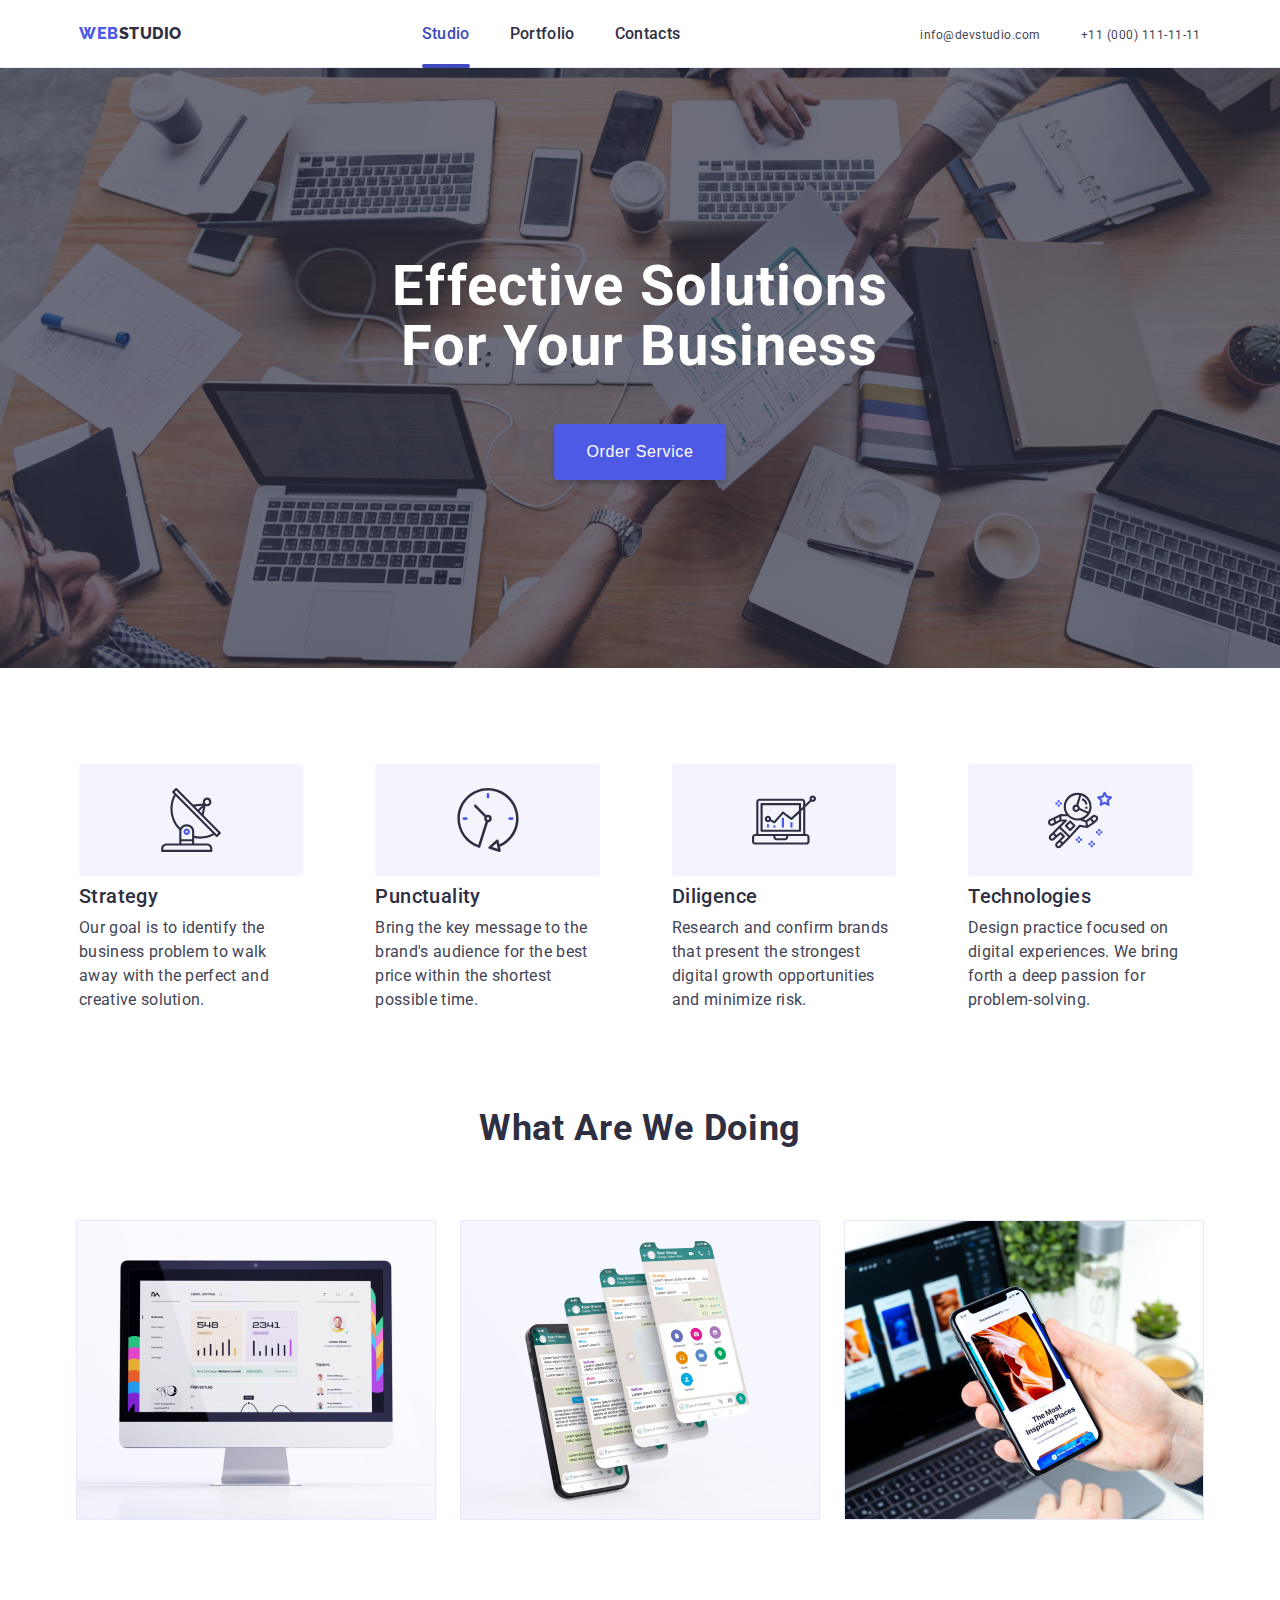
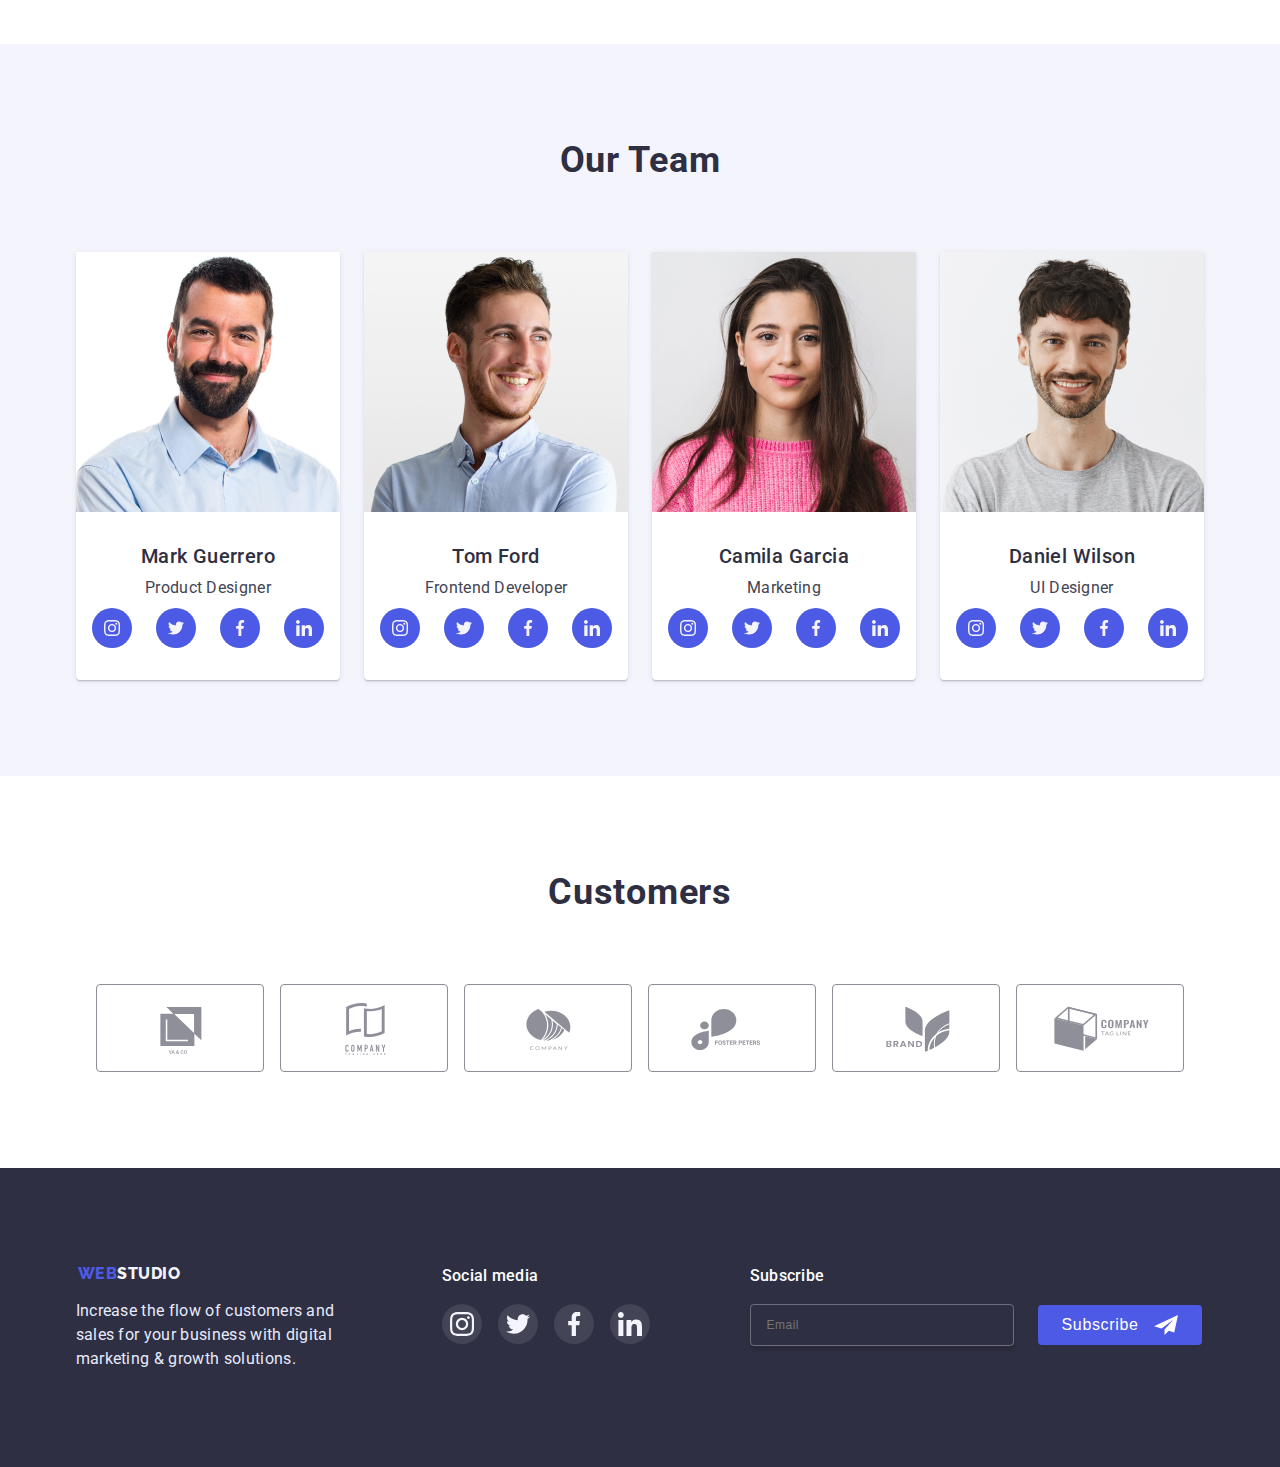
<file: index.html>
<!DOCTYPE html>
<html lang="en">

<head>
  <meta charset="UTF-8">
  <meta name="viewport" content="width=device-width, initial-scale=1.0">
  <title>Web studio</title>
  <link rel="stylesheet" href="./styles.css">

  <link rel="preconnect" href="https://fonts.googleapis.com">
  <link rel="preconnect" href="https://fonts.gstatic.com" crossorigin>
  <link href="https://fonts.googleapis.com/css2?family=Raleway:wght@800&family=Roboto:wght@400;500;700&display=swap"
    rel="stylesheet">
</head>

<body>

  <header class="header">
    <section class="container header-container">
      <a class="logo" href="./index.html">WEB<span>STUDIO</span></a>
      <div class="menu-icon-wrapper">
        <svg class="menu-icon">
          <use href="./img//icons.svg#menu"></use>
        </svg>
      </div>
      <nav class="nav-bar">
        <ul class="nav-list">
          <li><a class="nav-list-link nav-list-link-active" href="./index.html">Studio</a></li>
          <li><a class="nav-list-link" href="./portfolio.html">Portfolio</a></li>
          <li><a class="nav-list-link js-contact-link" href="#">Contacts</a></li>
        </ul>
      </nav>
      <ul class="contact-list">
        <li><a class="contact-list-link" href="mailto:info@devstudio.com">info@devstudio.com</a></li>
        <li><a class="contact-list-link" href="tel:110001111111">+11 (000) 111-11-11</a></li>
      </ul>
    </section>

    <section class="mobile-menu">
      <button class="close-mobile-menu-btn" type="button">
        <svg class="close-mobile-menu-btn-icon">
          <use href="./img/icons.svg#cross"></use>
        </svg>
      </button>

      <div class="content-wrapper">
        <ul class="mobile-list">
          <li><a class="mobile-list-link" href="./index.html">Studio</a></li>
          <li><a class="mobile-list-link" href="./portfolio.html">Portfolio</a></li>
          <li><a class="mobile-list-link js-moblile-contact-link" href="#">Contacts</a></li>
        </ul>

        <ul class="mobile-contact-list">
          <li><a class="mobile-contact-list-phone" href="tel:+110001111111">+11 (000) 111-11-11</a></li>
          <li><a class="mobile-contact-list-email" href="mailto:info@devstudio.com">info@devstudio.com</a></li>
        </ul>

        <ul class="mobile-social-list">
          <li>
            <a class="mobile-social-list-link" href="">
              <svg class="mobile-social-list-link-icon">
                <use href="./img/icons.svg#instagram"></use>
              </svg>
            </a>
          </li>
          <li>
            <a class="mobile-social-list-link" href="">
              <svg class="mobile-social-list-link-icon">
                <use href="./img/icons.svg#twitter"></use>
              </svg>
            </a>
          </li>
          <li>
            <a class="mobile-social-list-link" href="">
              <svg class="mobile-social-list-link-icon">
                <use href="./img/icons.svg#facebook"></use>
              </svg>
            </a>
          </li>
          <li>
            <a class="mobile-social-list-link" href="">
              <svg class="mobile-social-list-link-icon">
                <use href="./img/icons.svg#linkedin"></use>
              </svg>
            </a>
          </li>
        </ul>
      </div>
    </section>
  </header>

  <main>
    <section class="hero">
      <div class="container hero-container">
        <h1 class="hero-title">Effective Solutions <br> for Your Business</h1>
        <button class="order-button" type="button">Order Service</button>
      </div>
    </section>

    <section class="strategy">
      <div class="container startegy-container">
        <ul class="startegy-list">
          <li class="strategy-list-item">
            <div class="startegy-icon-wrapper">
              <svg class="strategy-list-icon">
                <use href="./img/icons.svg#antenna"></use>
              </svg>
            </div>
            <h4 class="strategy-list-title">Strategy</h4>
            <p class="strategy-list-desc">Our goal is to identify the business problem to walk away with the perfect and
              creative solution.</p>
          </li>
          <li class="strategy-list-item">
            <div class="startegy-icon-wrapper">
              <svg class="strategy-list-icon">
                <use href="./img/icons.svg#clock"></use>
              </svg>
            </div>
            <h4 class="strategy-list-title">Punctuality</h4>
            <p class="strategy-list-desc">Bring the key message to the brand's audience for the best price within the
              shortest possible time.</p>
          </li>
          <li class="strategy-list-item">
            <div class="startegy-icon-wrapper">
              <svg class="strategy-list-icon">
                <use href="./img/icons.svg#diagram"></use>
              </svg>
            </div>
            <h4 class="strategy-list-title">Diligence</h4>
            <p class="strategy-list-desc">Research and confirm brands that present the strongest digital growth
              opportunities and minimize risk.</p>
          </li>
          <li class="strategy-list-item">
            <div class="startegy-icon-wrapper">
              <svg class="strategy-list-icon">
                <use href="./img/icons.svg#astronaut"></use>
              </svg>
            </div>
            <h4 class="strategy-list-title">Technologies</h4>
            <p class="strategy-list-desc">Design practice focused on digital experiences. We bring forth a deep passion
              for problem-solving.</p>
          </li>
        </ul>
      </div>
    </section>

    <section class="doing">
      <div class="container">
        <h3 class="section-title">What are we doing</h3>
        <ul class="doing-list">
          <li><img src="./img/going-1.png" alt="Working photo"></li>
          <li><img src="./img/going-2.jpg" alt="Working photo"></li>
          <li><img src="./img/going-3.jpg" alt="Working photo"></li>
        </ul>
      </div>
    </section>

    <section class="section team">
      <div class="container">
        <h3 class="section-title">Our team</h3>
        <ul class="team-list">
          <li class="team-list-item">
            <img src="./img/profile-photo-1.jpg" alt="Profile photo">
            <div class="team-list-info-wrapper">
              <h3 class="team-list-name-title">Mark Guerrero</h3>
              <p class="team-list-profile-status">Product Designer</p>
              <ul class="team-list-sacial-list">
                <li class="team-list-social-list-item">
                  <a href="#">
                    <svg class="team-list-social-list-icon">
                      <use href="./img/icons.svg#instagram"></use>
                    </svg>
                  </a>
                </li>
                <li class="team-list-social-list-item">
                  <a href="#">
                    <svg class="team-list-social-list-icon">
                      <use href="./img/icons.svg#twitter"></use>
                    </svg>
                  </a>
                </li>
                <li class="team-list-social-list-item">
                  <a href="#">
                    <svg class="team-list-social-list-icon">
                      <use href="./img/icons.svg#facebook"></use>
                    </svg>
                  </a>
                </li>
                <li class="team-list-social-list-item">
                  <a href="#">
                    <svg class="team-list-social-list-icon">
                      <use href="./img/icons.svg#linkedin"></use>
                    </svg>
                  </a>
                </li>
              </ul>
            </div>
          </li>
          <li class="team-list-item">
            <img src="./img/profile-photo-2.jpg" alt="Profile photo">
            <div class="team-list-info-wrapper">
              <h3 class="team-list-name-title">Tom Ford</h3>
              <p class="team-list-profile-status">Frontend Developer</p>
              <ul class="team-list-sacial-list">
                <li class="team-list-social-list-item">
                  <a href="#">
                    <svg class="team-list-social-list-icon">
                      <use href="./img/icons.svg#instagram"></use>
                    </svg>
                  </a>
                </li>
                <li class="team-list-social-list-item">
                  <a href="#">
                    <svg class="team-list-social-list-icon">
                      <use href="./img/icons.svg#twitter"></use>
                    </svg>
                  </a>
                </li>
                <li class="team-list-social-list-item">
                  <a href="#">
                    <svg class="team-list-social-list-icon">
                      <use href="./img/icons.svg#facebook"></use>
                    </svg>
                  </a>
                </li>
                <li class="team-list-social-list-item">
                  <a href="#">
                    <svg class="team-list-social-list-icon">
                      <use href="./img/icons.svg#linkedin"></use>
                    </svg>
                  </a>
                </li>
              </ul>
          </li>
          <li class="team-list-item">
            <img src="./img/profile-photo-3.jpg" alt="Profile photo">
            <div class="team-list-info-wrapper">
              <h3 class="team-list-name-title">Camila Garcia</h3>
              <p class="team-list-profile-status">Marketing</p>
              <ul class="team-list-sacial-list">
                <li class="team-list-social-list-item">
                  <a href="#">
                    <svg class="team-list-social-list-icon">
                      <use href="./img/icons.svg#instagram"></use>
                    </svg>
                  </a>
                </li>
                <li class="team-list-social-list-item">
                  <a href="#">
                    <svg class="team-list-social-list-icon">
                      <use href="./img/icons.svg#twitter"></use>
                    </svg>
                  </a>
                </li>
                <li class="team-list-social-list-item">
                  <a href="#">
                    <svg class="team-list-social-list-icon">
                      <use href="./img/icons.svg#facebook"></use>
                    </svg>
                  </a>
                </li>
                <li class="team-list-social-list-item">
                  <a href="#">
                    <svg class="team-list-social-list-icon">
                      <use href="./img/icons.svg#linkedin"></use>
                    </svg>
                  </a>
                </li>
              </ul>
          </li>
          <li class="team-list-item">
            <img src="./img/profile-photo-4.jpg" alt="Profile photo">
            <div class="team-list-info-wrapper">
              <h3 class="team-list-name-title">Daniel Wilson</h3>
              <p class="team-list-profile-status">UI Designer</p>
              <ul class="team-list-sacial-list">
                <li class="team-list-social-list-item">
                  <a href="#">
                    <svg class="team-list-social-list-icon">
                      <use href="./img/icons.svg#instagram"></use>
                    </svg>
                  </a>
                </li>
                <li class="team-list-social-list-item">
                  <a href="#">
                    <svg class="team-list-social-list-icon">
                      <use href="./img/icons.svg#twitter"></use>
                    </svg>
                  </a>
                </li>
                <li class="team-list-social-list-item">
                  <a href="#">
                    <svg class="team-list-social-list-icon">
                      <use href="./img/icons.svg#facebook"></use>
                    </svg>
                  </a>
                </li>
                <li class="team-list-social-list-item">
                  <a href="#">
                    <svg class="team-list-social-list-icon">
                      <use href="./img/icons.svg#linkedin"></use>
                    </svg>
                  </a>
                </li>
              </ul>
          </li>
        </ul>
      </div>
    </section>

    <section class="section customers">
      <div class="container">
        <h3 class="section-title">Customers</h3>
        <ul class="customers-list">
          <li class="customers-list-item">
            <a href="">
              <svg class="customer-list-icon">
                <use href="./img/icons.svg#customers-1"></use>
              </svg>
            </a>
          </li>
          <li class="customers-list-item">
            <a href="">
              <svg class="customer-list-icon">
                <use href="./img/icons.svg#customers-2"></use>
              </svg>
            </a>
          </li>
          <li class="customers-list-item">
            <a href="">
              <svg class="customer-list-icon">
                <use href="./img/icons.svg#customers-3"></use>
              </svg>
            </a>
          </li>
          <li class="customers-list-item">
            <a href="">
              <svg class="customer-list-icon">
                <use href="./img/icons.svg#customers-4"></use>
              </svg>
            </a>
          </li>
          <li class="customers-list-item">
            <a href="">
              <svg class="customer-list-icon">
                <use href="./img/icons.svg#customers-5"></use>
              </svg>
            </a>
          </li>
          <li class="customers-list-item">
            <a href="">
              <svg class="customer-list-icon">
                <use href="./img/icons.svg#customers-6"></use>
              </svg>
            </a>
          </li>
        </ul>
      </div>
    </section>
  </main>

  <footer class="footer section">
    <div class="container">
      <ul class="footer-list">
        <li class="footer-list-item">
          <a class="logo footer-logo" href="./index.html">WEB<span>STUDIO</span></a>
          <p class="footer-list-desc">Increase the flow of customers and sales for your business with digital marketing
            & growth solutions.</p>
        </li>
        <li class="footer-list-item">
          <h4 class="footer-list-title">Social media</h4>
          <ul class="footer-list-social-list">
            <li class="footer-social-list-item">
              <a href="">
                <svg class="footer-socil-list-icon">
                  <use href="./img/icons.svg#instagram"></use>
                </svg>
              </a>
            </li>
            <li class="footer-social-list-item">
              <a href="">
                <svg class="footer-socil-list-icon">
                  <use href="./img/icons.svg#twitter"></use>
                </svg>
              </a>
            </li>
            <li class="footer-social-list-item">
              <a href="">
                <svg class="footer-socil-list-icon">
                  <use href="./img/icons.svg#facebook"></use>
                </svg>
              </a>
            </li>
            <li class="footer-social-list-item">
              <a href="">
                <svg class="footer-socil-list-icon">
                  <use href="./img/icons.svg#linkedin"></use>
                </svg>
              </a>
            </li>
          </ul>
        </li>
        <li class="footer-list-item footer-list-form-item">
          <h4 class="footer-list-title">Subscribe</h4>
          <form class="footer-form">
            <label>
              <input class="footer-form-input" type="email" placeholder="Email" required>
            </label>
            <button class="footer-form-button" type="submit">
              <span>Subscribe</span>
              <svg class="footer-form-icon">
                <use href="./img/icons.svg#send"></use>
              </svg>
            </button>
          </form>
        </li>
      </ul>
    </div>
  </footer>


  <div class="backdrop" data-name="backdrop">
    <div class="modal-window">
      <button class="close-modal-btn" type="button">
        <svg class="close-modal-btn-icon">
          <use href="./img//icons.svg#cross"></use>
        </svg>
      </button>

      <h4 class="modal-title">Leave your contacts and we will call you back</h4>
      <form class="modal-form">
        <label class="modal-form-label">
          <span class="modal-form-label-title">Name</span>
          <div class="modal-form-input-wrapper">
            <input class="modal-form-input" type="text" required />
            <svg class="modal-form-input-icon">
              <use href="./img/icons.svg#modal-person"></use>
            </svg>
          </div>
        </label>
        <label class="modal-form-label">
          <span class="modal-form-label-title">Phone</span>
          <div class="modal-form-input-wrapper">
            <input class="modal-form-input" type="tel" required />
            <svg class="modal-form-input-icon modal-form-input-icon-phone">
              <use href="./img/icons.svg#modal-phone"></use>
            </svg>
          </div>
        </label>
        <label class="modal-form-label">
          <span class="modal-form-label-title">Email</span>
          <div class="modal-form-input-wrapper">
            <input class="modal-form-input" type="email" required />
            <svg class="modal-form-input-icon modal-form-input-icon-email">
              <use href="./img/icons.svg#modal-email"></use>
            </svg>
          </div>
        </label>
        <label class="modal-form-label">
          <span class="modal-form-label-title">Comment</span>
          <textarea class="modal-form-input modal-form-input-textarea" placeholder="Text input"></textarea>
        </label>
        <label class="modal-form-checkbox-wrapper">
          <input type="checkbox" required>
          <p class="modal-form-checkbox-desc">I accept the terms and conditions of the <a
              class="modal-form-checkbox-link" href="#">Privacy Policy</a></p>
        </label>
        <button class="modal-form-btn" type="submit">Send</button>
      </form>
    </div>
  </div>

  <script src="./script.js"></script>
</body>

</html>
</file>
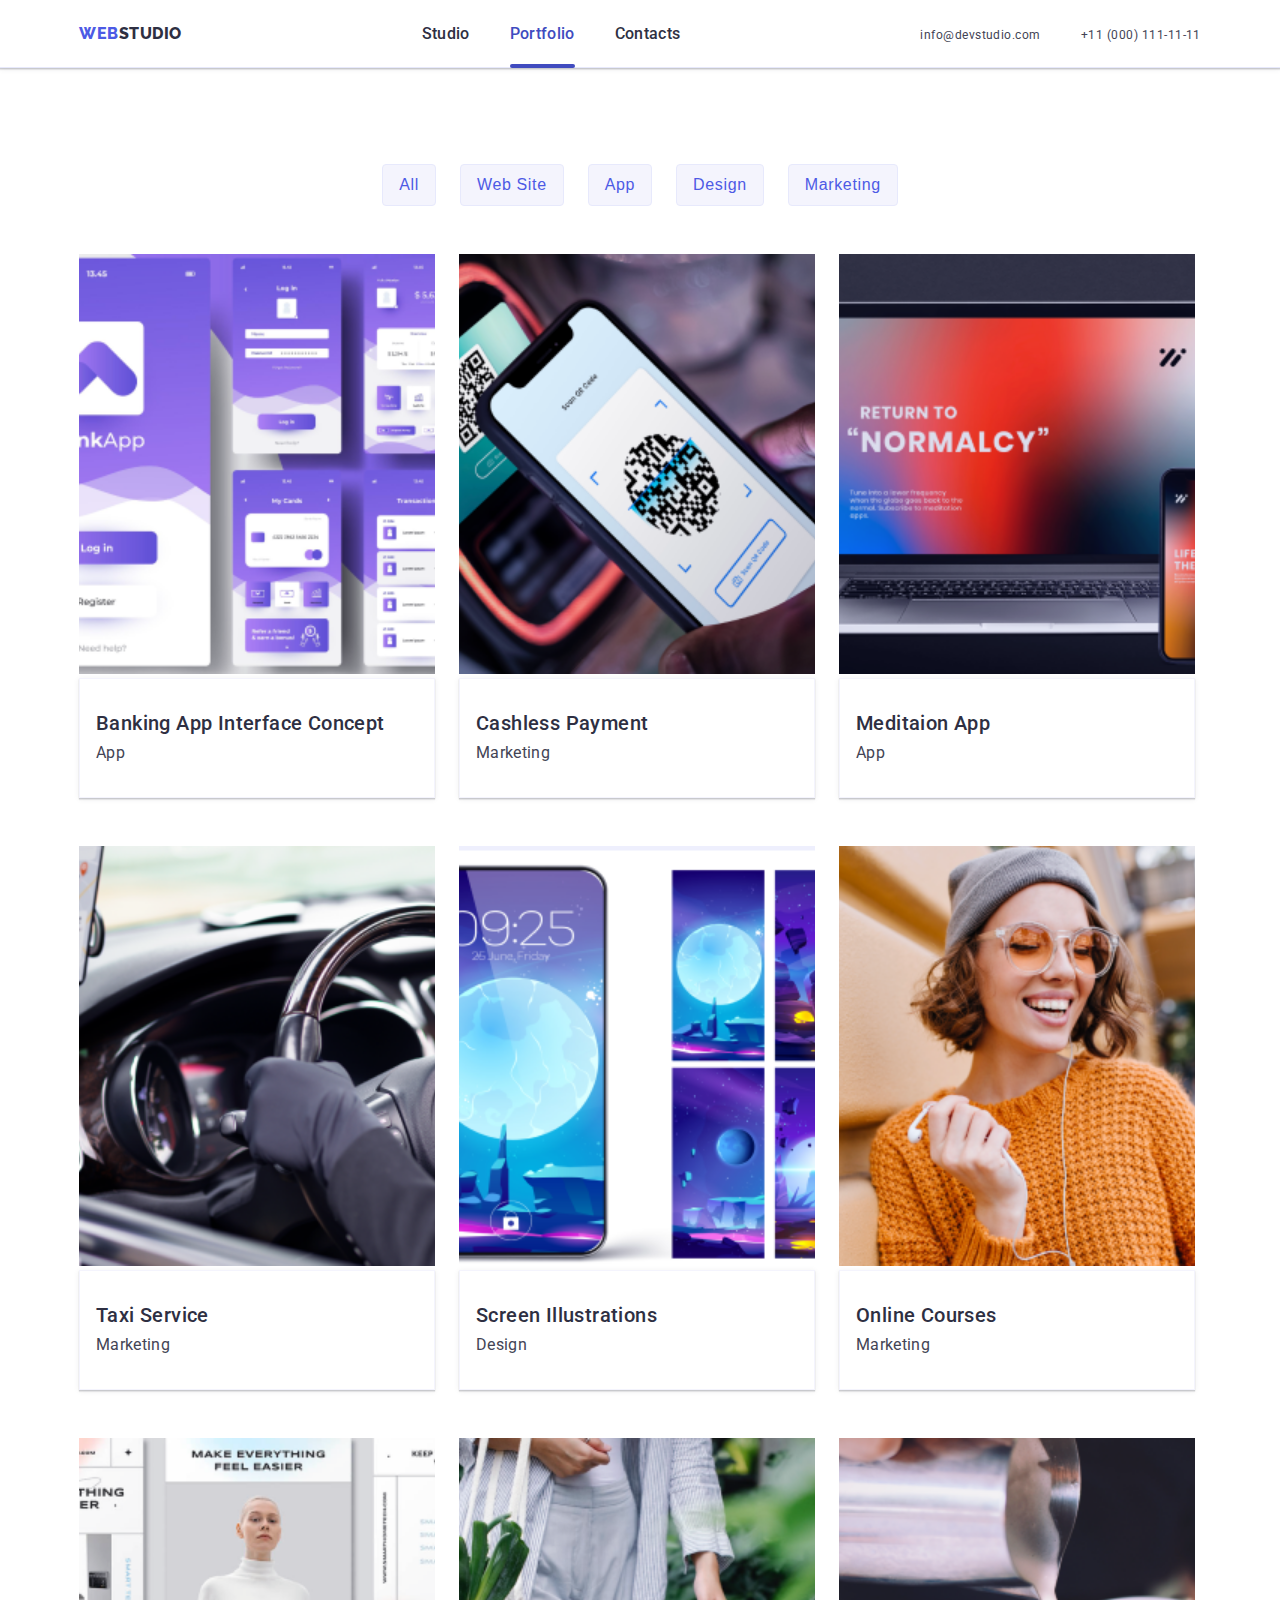
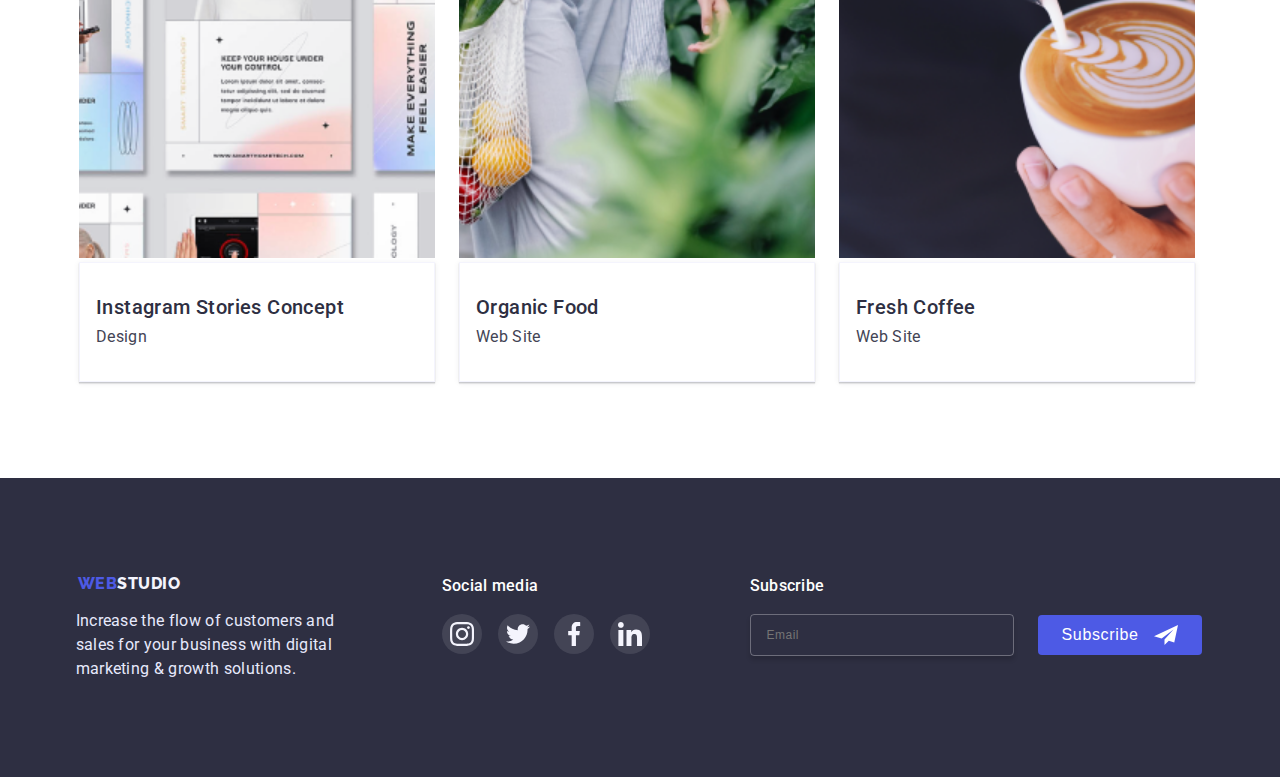
<file: portfolio.html>
<!DOCTYPE html>
<html lang="en">

<head>
  <meta charset="UTF-8">
  <meta name="viewport" content="width=device-width, initial-scale=1.0">
  <title>Web studio | Portfolio</title>

  <link rel="stylesheet" href="./styles.css">

  <link rel="preconnect" href="https://fonts.googleapis.com">
  <link rel="preconnect" href="https://fonts.gstatic.com" crossorigin>
  <link href="https://fonts.googleapis.com/css2?family=Raleway:wght@800&family=Roboto:wght@400;500;700&display=swap"
    rel="stylesheet">
</head>

<body>

  <header class="header">
    <section class="container header-container">
      <a class="logo" href="./index.html">WEB<span>STUDIO</span></a>
      <div class="menu-icon-wrapper">
        <svg class="menu-icon">
          <use href="./img//icons.svg#menu"></use>
        </svg>
      </div>
      <nav class="nav-bar">
        <ul class="nav-list">
          <li><a class="nav-list-link" href="./index.html">Studio</a></li>
          <li><a class="nav-list-link nav-list-link-active" href="./portfolio.html">Portfolio</a></li>
          <li><a class="nav-list-link js-contact-link" href="#">Contacts</a></li>
        </ul>
      </nav>
      <ul class="contact-list">
        <li><a class="contact-list-link" href="mailto:info@devstudio.com">info@devstudio.com</a></li>
        <li><a class="contact-list-link" href="tel:110001111111">+11 (000) 111-11-11</a></li>
      </ul>
    </section>

    <section class="mobile-menu">
      <button class="close-mobile-menu-btn" type="button">
        <svg class="close-mobile-menu-btn-icon">
          <use href="./img/icons.svg#cross"></use>
        </svg>
      </button>

      <div class="content-wrapper">
        <ul class="mobile-list">
          <li><a class="mobile-list-link" href="./index.html">Studio</a></li>
          <li><a class="mobile-list-link" href="./portfolio.html">Portfolio</a></li>
          <li><a class="mobile-list-link js-moblile-contact-link" href="#">Contacts</a></li>
        </ul>

        <ul class="mobile-contact-list">
          <li><a class="mobile-contact-list-phone" href="tel:+110001111111">+11 (000) 111-11-11</a></li>
          <li><a class="mobile-contact-list-email" href="mailto:info@devstudio.com">info@devstudio.com</a></li>
        </ul>

        <ul class="mobile-social-list">
          <li>
            <a class="mobile-social-list-link" href="">
              <svg class="mobile-social-list-link-icon">
                <use href="./img/icons.svg#instagram"></use>
              </svg>
            </a>
          </li>
          <li>
            <a class="mobile-social-list-link" href="">
              <svg class="mobile-social-list-link-icon">
                <use href="./img/icons.svg#twitter"></use>
              </svg>
            </a>
          </li>
          <li>
            <a class="mobile-social-list-link" href="">
              <svg class="mobile-social-list-link-icon">
                <use href="./img/icons.svg#facebook"></use>
              </svg>
            </a>
          </li>
          <li>
            <a class="mobile-social-list-link" href="">
              <svg class="mobile-social-list-link-icon">
                <use href="./img/icons.svg#linkedin"></use>
              </svg>
            </a>
          </li>
        </ul>
      </div>
    </section>
  </header>

  <main>
    <section class="section">
      <div class="container">
        <div class="portfolio-buttons">
          <ul class="portfolio-button-list">
            <li><button class="portfolio-list-button-style" type="button">All</button></li>
            <li><button class="portfolio-list-button-style" type="button">Web Site</button></li>
            <li><button class="portfolio-list-button-style" type="button">App</button></li>
            <li><button class="portfolio-list-button-style" type="button">Design</button></li>
            <li><button class="portfolio-list-button-style" type="button">Marketing</button></li>
          </ul>
        </div>

        <ul class="products-list">
          <li class="product-list-item">
            <div class="product-list-img-wrapper">
              <p class="product-list-hover-desc">14 Stylish and User-Friendly App Design Concepts · Task Manager App ·
                Calorie Tracker App · Exotic Fruit Ecommerce App · Cloud Storage App</p>
              <img class="product-list-img" src="./img/portfolio-1.png" alt="Product image" />
            </div>
            <div class="product-list-info-section">
              <h4 class="product-list-title">Banking App Interface Concept</h4>
              <p class="product-list-desc">App</p>
            </div>
          </li>
          <li class="product-list-item">
            <div class="product-list-img-wrapper">
              <p class="product-list-hover-desc">14 Stylish and User-Friendly App Design Concepts · Task Manager App ·
                Calorie
                Tracker App · Exotic Fruit Ecommerce App · Cloud Storage App</p>
              <img class="product-list-img" src="./img/portfolio-2.png" alt="Product image" />
            </div>
            <div class="product-list-info-section">
              <h4 class="product-list-title">Cashless Payment</h4>
              <p class="product-list-desc">Marketing</p>
            </div>
          </li>
          <li class="product-list-item">
            <div class="product-list-img-wrapper">
              <p class="product-list-hover-desc">14 Stylish and User-Friendly App Design Concepts · Task Manager App ·
                Calorie
                Tracker App · Exotic Fruit Ecommerce App · Cloud Storage App</p>
              <img class="product-list-img" src="./img/portfolio-3.png" alt="Product image" />
            </div>
            <div class="product-list-info-section">
              <h4 class="product-list-title">Meditaion App</h4>
              <p class="product-list-desc">App</p>
            </div>
          </li>
          <li class="product-list-item">
            <div class="product-list-img-wrapper">
              <p class="product-list-hover-desc">14 Stylish and User-Friendly App Design Concepts · Task Manager App ·
                Calorie
                Tracker App · Exotic Fruit Ecommerce App · Cloud Storage App</p>
              <img class="product-list-img" src="./img/portfolio-4.png" alt="Product image" />
            </div>
            <div class="product-list-info-section">
              <h4 class="product-list-title">Taxi Service</h4>
              <p class="product-list-desc">Marketing</p>
            </div>
          </li>
          <li class="product-list-item">
            <div class="product-list-img-wrapper">
              <p class="product-list-hover-desc">14 Stylish and User-Friendly App Design Concepts · Task Manager App ·
                Calorie
                Tracker App · Exotic Fruit Ecommerce App · Cloud Storage App</p>
              <img class="product-list-img" src="./img/portfolio-5.png" alt="Product image" />
            </div>
            <div class="product-list-info-section">
              <h4 class="product-list-title">Screen Illustrations</h4>
              <p class="product-list-desc">Design</p>
            </div>
          </li>
          <li class="product-list-item">
            <div class="product-list-img-wrapper">
              <p class="product-list-hover-desc">14 Stylish and User-Friendly App Design Concepts · Task Manager App ·
                Calorie
                Tracker App · Exotic Fruit Ecommerce App · Cloud Storage App</p>
              <img class="product-list-img" src="./img/portfolio-6.png" alt="Product image" />
            </div>
            <div class="product-list-info-section">
              <h4 class="product-list-title">Online Courses</h4>
              <p class="product-list-desc">Marketing</p>
            </div>
          </li>
          <li class="product-list-item">
            <div class="product-list-img-wrapper">
              <p class="product-list-hover-desc">14 Stylish and User-Friendly App Design Concepts · Task Manager App ·
                Calorie
                Tracker App · Exotic Fruit Ecommerce App · Cloud Storage App</p>
              <img class="product-list-img" src="./img/portfolio-7.png" alt="Product image" />
            </div>
            <div class="product-list-info-section">
              <h4 class="product-list-title">Instagram Stories Concept</h4>
              <p class="product-list-desc">Design</p>
            </div>
          </li>
          <li class="product-list-item">
            <div class="product-list-img-wrapper">
              <p class="product-list-hover-desc">14 Stylish and User-Friendly App Design Concepts · Task Manager App ·
                Calorie
                Tracker App · Exotic Fruit Ecommerce App · Cloud Storage App</p>
              <img class="product-list-img" src="./img/portfolio-8.png" alt="Product image" />
            </div>
            <div class="product-list-info-section">
              <h4 class="product-list-title">Organic Food</h4>
              <p class="product-list-desc">Web Site</p>
            </div>
          </li>
          <li class="product-list-item">
            <div class="product-list-img-wrapper">
              <p class="product-list-hover-desc">14 Stylish and User-Friendly App Design Concepts · Task Manager App ·
                Calorie
                Tracker App · Exotic Fruit Ecommerce App · Cloud Storage App</p>
              <img class="product-list-img" src="./img/portfolio-9.png" alt="Product image" />
            </div>
            <div class="product-list-info-section">
              <h4 class="product-list-title">Fresh Coffee</h4>
              <p class="product-list-desc">Web Site</p>
            </div>
          </li>
        </ul>
      </div>
    </section>
  </main>

  <footer class="footer section">
    <div class="container">
      <ul class="footer-list">
        <li class="footer-list-item">
          <a class="logo footer-logo" href="./index.html">WEB<span>STUDIO</span></a>
          <p class="footer-list-desc">Increase the flow of customers and sales for your business with digital
            marketing & growth solutions.</p>
        </li>
        <li class="footer-list-item">
          <h4 class="footer-list-title">Social media</h4>
          <ul class="footer-list-social-list">
            <li class="footer-social-list-item">
              <a href="">
                <svg class="footer-socil-list-icon">
                  <use href="./img/icons.svg#instagram"></use>
                </svg>
              </a>
            </li>
            <li class="footer-social-list-item">
              <a href="">
                <svg class="footer-socil-list-icon">
                  <use href="./img/icons.svg#twitter"></use>
                </svg>
              </a>
            </li>
            <li class="footer-social-list-item">
              <a href="">
                <svg class="footer-socil-list-icon">
                  <use href="./img/icons.svg#facebook"></use>
                </svg>
              </a>
            </li>
            <li class="footer-social-list-item">
              <a href="">
                <svg class="footer-socil-list-icon">
                  <use href="./img/icons.svg#linkedin"></use>
                </svg>
              </a>
            </li>
          </ul>
        </li>
        <li class="footer-list-item footer-list-form-item">
          <h4 class="footer-list-title">Subscribe</h4>
          <form class="footer-form">
            <label>
              <input class="footer-form-input" type="email" placeholder="Email" required>
            </label>
            <button class="footer-form-button" type="submit">
              <span>Subscribe</span>
              <svg class="footer-form-icon">
                <use href="./img/icons.svg#send"></use>
              </svg>
            </button>
          </form>
        </li>
      </ul>
    </div>
  </footer>

  <div class="backdrop" data-name="backdrop">
    <div class="modal-window">
      <button class="close-modal-btn" type="button">
        <svg class="close-modal-btn-icon">
          <use href="./img//icons.svg#cross"></use>
        </svg>
      </button>

      <h4 class="modal-title">Leave your contacts and we will call you back</h4>
      <form class="modal-form">
        <label class="modal-form-label">
          <span class="modal-form-label-title">Name</span>
          <div class="modal-form-input-wrapper">
            <input class="modal-form-input" type="text" required />
            <svg class="modal-form-input-icon">
              <use href="./img/icons.svg#modal-person"></use>
            </svg>
          </div>
        </label>
        <label class="modal-form-label">
          <span class="modal-form-label-title">Phone</span>
          <div class="modal-form-input-wrapper">
            <input class="modal-form-input" type="tel" required />
            <svg class="modal-form-input-icon modal-form-input-icon-phone">
              <use href="./img/icons.svg#modal-phone"></use>
            </svg>
          </div>
        </label>
        <label class="modal-form-label">
          <span class="modal-form-label-title">Email</span>
          <div class="modal-form-input-wrapper">
            <input class="modal-form-input" type="email" required />
            <svg class="modal-form-input-icon modal-form-input-icon-email">
              <use href="./img/icons.svg#modal-email"></use>
            </svg>
          </div>
        </label>
        <label class="modal-form-label">
          <span class="modal-form-label-title">Comment</span>
          <textarea class="modal-form-input modal-form-input-textarea" placeholder="Text input"></textarea>
        </label>
        <label class="modal-form-checkbox-wrapper">
          <input type="checkbox" required>
          <p class="modal-form-checkbox-desc">I accept the terms and conditions of the <a
              class="modal-form-checkbox-link" href="#">Privacy Policy</a></p>
        </label>
        <button class="modal-form-btn" type="submit">Send</button>
      </form>
    </div>
  </div>

  <script src="./script.js"></script>
</body>

</html>
</file>
<file: styles.css>
:root {
    --primary-font: 'Raleway', sans-serif;
    --secondary-font: 'Roboto', sans-serif;

    --iris: #4D5AE5;
    --ocean: #404BBF;
    --navy-blue: #2E2F42;
    --green: #31D0AA;
    --slate: #434455;
    --light-slate: #8E8F99;
    --cornflower: #E7E9FC;
    --cloud: #F4F4FD;
    --navy-blue-modal: #2E2F42;
    --grey: #2E2F42;
}

*, ::before, ::after {
    margin: 0;
    padding: 0;
    box-sizing: border-box;
    transition: all 250ms ease;
}

body {
    font-family: var(--secondary-font);
    color: var(--slate);
}

a {
    text-decoration: none;
}

ol, ul {
    list-style: none;
}

button {
    cursor: pointer;
}

.container {
    width: 100%;
    padding: 0 16px;
    /* background-color: teal; */
}

@media screen and (min-width: 428px) {
    .container {
        width: 428px;
        margin: 0 auto;
    }
}
@media screen and (min-width: 800px) {
    .container {
        width: 768px;
    }
}

@media screen and (min-width: 1200px) {
    .container {
        width: 1154px;
    }
}

.section {
    padding-top: 96px;
    padding-bottom: 96px;
}

.section-title {
    text-align: center;
    color: var(--navy-blue);
    font-size: 36px;
    font-weight: 700;
    line-height: 40px;
    letter-spacing: 0.72px;
    text-transform: capitalize;
    margin-bottom: 72px;
}


.header {
    border-bottom: 1px solid var(--CORNFLOWER, #E7E9FC);
    background: #FFF;
    box-shadow: 0px 1px 6px 0px rgba(46, 47, 66, 0.08), 
                0px 1px 1px 0px rgba(46, 47, 66, 0.16), 
                0px 2px 1px 0px rgba(46, 47, 66, 0.08);
}

.header-container {
    display: flex;
    align-items: center;
    justify-content: space-between;
    padding-top: 24px;
    padding-bottom: 24px;
}

.logo {
    color: var(--iris);
    font-family: var(--primary-font);
    font-weight: 800;
    letter-spacing: 0.54px;
    text-transform: uppercase;
}

.logo > span {
    color: var(--navy-blue);
}

.menu-icon-wrapper {
    display: block;
}

@media screen and (min-width: 800px) {
    .menu-icon-wrapper {
        display: none;
    }
}

.menu-icon {
    width: 32px;
    height: 32px;
    fill: var(--navy-blue);
}

.nav-bar {
    display: none;
}

@media screen and (min-width: 800px) {
    .nav-bar {
        display: block;
    }
}

.nav-list {
    display: flex;
    align-items: center;
    gap: 40px;
}

.nav-list-link {
    position: relative;
    color: var(--navy-blue);
    font-size: 16px;
    font-weight: 500;
    letter-spacing: 0.32px;
}

.nav-list-link-active {
    color: var(--ocean);
}

.nav-list-link-active::before {
    content: '';
    position: absolute;
    bottom: -35px;
    left: 0;
    width: 100%;
    height: 4px;
    border-radius: 4px;
    background-color: var(--ocean);
}

@media screen and (min-width: 1200px) {
    .nav-list-link-active::before {
        bottom: -25px;
    }
}

.contact-list {
    display: none;
}

@media screen and (min-width: 800px) {
    .contact-list {
        display: flex;
        flex-direction: column;
    }
}

@media screen and (min-width: 1200px) {
    .contact-list {
        flex-direction: row;
        gap: 40px;
    }
}

.contact-list-link {
    color: var(--slate);
    font-size: 12px;
    font-weight: 400;
    line-height: 16px;
    letter-spacing: 0.48px;
}

.hero {
    padding: 112px 0;
    background: linear-gradient(rgba(46, 47, 66, 0.70), rgba(46, 47, 66, 0.70)),
                url('./img/mobile_bg.jpg');
    background-repeat: repeat;
    background-size: cover;
}

@media screen and (min-width: 800px) {
    .hero {
        padding-bottom: 108px;
        background: linear-gradient(rgba(46, 47, 66, 0.70), rgba(46, 47, 66, 0.70)),
                url('./img/tablet_bg.jpg');
        background-size: cover;
    }
}

@media screen and (min-width: 1200px) {
    .hero {
        padding: 188px 0;
        background: linear-gradient(rgba(46, 47, 66, 0.70), rgba(46, 47, 66, 0.70)),
                url('./img/desktop_bg.jpg');
        background-size: cover;
    }
}

.hero-container {
    display: flex;
    flex-direction: column;
    justify-content: center;
    align-items: center;
}

.hero-title {
    color: #fff;
    font-size: 36px;
    font-weight: 700;
    line-height: 40px;
    letter-spacing: 0.72px;
    text-transform: capitalize;
    text-align: center;
    margin-bottom: 72px;
}

@media screen and (min-width: 800px) {
    .hero-title {
        font-size: 56px;
        line-height: 60px;
        letter-spacing: 1.12px;
        margin-bottom: 40px;
    }
}

@media screen and (min-width: 1200px) {
    .hero-title {
        margin-bottom: 48px;
    }
}

.order-button {
    padding: 16px 32px;
    color: #fff;
    background-color: var(--iris);
    border: none;
    border-radius: 4px;
    box-shadow: 0px 4px 4px 0px rgba(0, 0, 0, 0.15);
    font-size: 16px;
    font-weight: 500;
    line-height: 24px;
    letter-spacing: 0.64px;
}

.strategy {
    padding: 96px 0;
}

.startegy-container {
    display: flex;
    justify-content: center;
    align-items: center;
}

.startegy-list {
    display: flex;
    flex-direction: column;
    gap: 72px;
}

@media screen and (min-width: 800px) {
    .startegy-list {
        flex-direction: row;
        flex-wrap: wrap;
    }

    .strategy-list-item {
        width: 45%;
    }
}

@media screen and (min-width: 1200px) {
    .strategy-list-item {
        width: 20%;
    }
}

.strategy-list-title {
    color: var(--navy-blue);
    font-size: 36px;
    font-weight: 700;
    line-height: 40px;
    letter-spacing: 0.72px;
    text-transform: capitalize;
    text-align: center;
    margin-bottom: 8px;
}

@media screen and (min-width: 800px) {
    .strategy-list-title {
        text-align: left;
    }
}

@media screen and (min-width: 1200px) {
    .strategy-list-title {
        font-size: 20px;
        font-weight: 500;
        line-height: 24px;
        letter-spacing: 0.4px;
    }
}

.strategy-list-desc {
    font-size: 16px;
    font-weight: 500;
    line-height: 24px;
    letter-spacing: 0.32px;
}

@media screen and (min-width:1200px) {
    .strategy-list-desc {
        font-size: 16px;
        font-weight: 400;
    }
}

.startegy-icon-wrapper {
    display: none;
}

@media screen and (min-width: 1200px) {
    .startegy-icon-wrapper {
        display: flex;
        justify-content: center;
        align-items: center;
        margin-bottom: 8px;
        width: 100%;
        height: 112px;
        background-color: var(--cloud);
        border-radius: 4px;
    }
}

.strategy-list-icon {
    width: 64px;
    height: 64px;
}

.team {
    background-color: var(--cloud);
}

.team-list {
    display: flex;
    flex-direction: column;
    align-items: center;
    gap: 72px;
}

@media screen and (min-width: 800px) {
    .team-list {
        flex-direction: row;
        justify-content: center;
        flex-wrap: wrap;
        row-gap: 64px;
        column-gap: 24px;
    }
}

@media screen and (min-width: 1200px) {
    .team-list {
        flex-wrap: nowrap;
        gap: 24px;
    }
}

.team-list-item {
    display: flex;
    flex-direction: column;
    align-items: center;
    border-radius: 0px 0px 4px 4px;
    background: #FFF;
    box-shadow: 0px 2px 1px 0px rgba(46, 47, 66, 0.08), 
                0px 1px 1px 0px rgba(46, 47, 66, 0.16), 
                0px 1px 6px 0px rgba(46, 47, 66, 0.08);
}

.team-list-info-wrapper {
    display: flex;
    flex-direction: column;
    gap: 8px;
    align-items: center;
    padding: 32px 0;
}

.team-list-name-title {
    color: var(--navy-blue);
    font-size: 20px;
    font-weight: 500;
    line-height: 24px;
    letter-spacing: 0.4px;
}

.team-list-profile-status {
    font-size: 16px;
    font-weight: 400;
    line-height: 24px;
    letter-spacing: 0.32px;
}

.team-list-sacial-list {
    display: flex;
    align-items: center;
    justify-content: center;
    gap: 24px;
}

.team-list-social-list-item {
    position: relative;
    width: 40px;
    height: 40px;
    background-color: var(--iris);
    border-radius: 50%;
}

.team-list-social-list-icon {
    position: absolute;
    top: 50%;
    left: 50%;
    transform: translate(-50%, -50%);
    width: 16px;
    height: 16px;
    fill: var(--cloud);
}

.customers-list {
    display: flex;
    justify-content: center;
    flex-wrap: wrap;
    row-gap: 72px;
    column-gap: 16px;
}

.customers-list-item {
    position: relative;
    border: 1px solid var(--light-slate);
    border-radius: 4px;
    width: 180px;
    height: 88px;
}

@media screen and (min-width: 1200px) {
    .customers-list-item {
        width: 168px;
    }
}

.customer-list-icon {
    position: absolute;
    top: 50%;
    left: 50%;
    transform: translate(-50%, -50%);
    width: 110px;
    height: 56px;
    fill: var(--light-slate);
}

.doing {
    display: none;
    margin-bottom: 120px;
}

@media screen and (min-width: 1200px) {
    .doing {
        display: block;
    }
}

.doing-list {
    display: flex;
    justify-content: center;
    align-items: center;
    gap: 24px;
}

.footer {
    background-color: var(--navy-blue);
}

.footer-list {
    display: flex;
    flex-direction: column;
    align-items: center;
    gap: 72px;
}

@media screen and (min-width: 800px) {
    .footer-list {
        flex-direction: row;
        justify-content: center;
        align-items: flex-start;
        flex-wrap: wrap;
        column-gap: 24px;
    }
}

@media screen and (min-width: 1200px) {
    .footer-list {
        flex-wrap: nowrap;
        gap: 100px;
    }
}

.footer-list-item {
    display: flex;
    flex-direction: column;
    align-items: center;
    gap: 16px;
    width: 100%;
}

@media screen and (min-width: 1200px) {
    .footer-list-item {
        margin: 0 auto;
    }
}

@media screen and (min-width: 800px) {
    .footer-list-item {
        width: 264px;
    }
}

.footer-logo > span {
    color: var(--cloud);
}

@media screen and (min-width: 800px) {
    .footer-logo {
        margin-right: auto;
    }
}

.footer-list-desc {
    color: var(--cornflower);
    font-size: 16px;
    font-weight: 400;
    line-height: 24px;
    letter-spacing: 0.32px;
    width: 268px;
}

.footer-list-title {
    color: #fff;
    font-size: 16px;
    font-weight: 500;
    line-height: 24px;
    letter-spacing: 0.32px;
}

@media screen and (min-width: 800px) {
    .footer-list-title {
        margin-right: auto;
    }
}

.footer-list-social-list {
    display: flex;
    align-items: center;
    justify-content: center;
    gap: 16px;
}

@media screen and (min-width: 800px) {
    .footer-list-social-list {
        margin-right: auto;
    }
}


.footer-social-list-item {
    position: relative;
    width: 40px;
    height: 40px;
    background-color: var(--slate);
    border-radius: 50%;
}

.footer-socil-list-icon {
    position: absolute;
    top: 50%;
    left: 50%;
    transform: translate(-50%, -50%);
    width: 24px;
    height: 24px;
    fill: var(--cloud);
}


.footer-form {
    display: flex;
    flex-direction: column;
    gap: 16px;
    align-items: center;
    width: 100%;
}

@media screen and (min-width: 800px) {    
    .footer-list-form-item {
        margin-right: auto;
        margin-left: 88px;
        width: 100%;
    }
    
    .footer-form {
        flex-direction: row;
        gap: 24px;
    }
}

@media screen and (min-width: 1200px) {
    .footer-list-form-item {
        margin-left: 0;
    }
}

.footer-form > label {
    width: 100%;
}

@media screen and (min-width: 800px) {
    .footer-form>label {
        width: 264px;
    }
}

.footer-form-input {
    width: 100%;
    border-radius: 4px;
    border: 1px solid rgba(255, 255, 255, 0.30);
    background: rgba(33, 150, 243, 0.00);
    box-shadow: 0px 4px 4px 0px rgba(0, 0, 0, 0.15);
    padding: 8px 16px;
    outline: none;
    color: var(--cloud);
    font-size: 12px;
    font-weight: 400;
    line-height: 24px;
    letter-spacing: 0.48px;
}

.footer-form-input:focus {
    border-color: var(--ocean);
}

.footer-form-button {
    display: flex;
    align-items: center;
    gap: 16px;
    color: #fff;
    font-size: 16px;
    font-weight: 500;
    line-height: 24px;
    letter-spacing: 0.64px;
    border-radius: 4px;
    border: none;
    background-color: var(--iris);
    padding: 8px 24px;
}

.footer-form-icon {
    width: 24px;
    height: 24px;
    fill: #fff;
}

.portfolio-buttons {
    margin-bottom: 48px;
}

.portfolio-button-list {
    display: flex;
    flex-wrap: wrap;
    column-gap: 24px;
    row-gap: 16px;
}

@media screen and (min-width: 800px) {
    .portfolio-button-list {
        flex-wrap: nowrap;
        justify-content: center;
    }
}

.portfolio-list-button-style {
    color: var(--iris);
    font-size: 16px;
    font-weight: 500;
    line-height: 24px;
    letter-spacing: 0.64px;
    border-radius: 4px;
    border: 1px solid var(--cornflower);
    background-color: var(--cloud);
    padding: 8px 16px;
}

.products-list {
    display: flex;
    flex-direction: column;
    align-items: center;
    gap: 48px;
}

@media screen and (min-width: 800px) {
    .products-list {
        flex-direction: row;
        justify-content: flex-start;
        flex-wrap: wrap;
        column-gap: 24px;
    }
}

.product-list-item {
    display: flex;
    flex-direction: column;
    align-items: center;
}

@media screen and (min-width: 800px) {
    .product-list-item{
        width: 356px;
    }
}

.product-list-img-wrapper {
    position: relative;
    overflow: hidden;
}

.product-list-img {
    width: 100%;
    height: 280px;
    object-fit: cover;
}

@media screen and (min-width: 800px) {
    .product-list-img {
        height: 300px;
    }
}

@media screen and (min-width: 1200px) {
    .product-list-img {
        height: 420px;
    }
}

.product-list-info-section {
    display: flex;
    flex-direction: column;
    align-items: flex-start;
    gap: 6px;
    padding: 32px 16px;
    margin-right: auto;
    width: 100%;
    border: 0.5px solid var(--cloud);
    background: #fff;
    box-shadow: 0px 2px 1px 0px rgba(46, 47, 66, 0.08), 
                0px 1px 1px 0px rgba(46, 47, 66, 0.16),
                0px 1px 6px 0px rgba(46, 47, 66, 0.08);
}

.product-list-title {
    color: var(--navy-blue);
    font-size: 20px;
    font-weight: 500;
    line-height: 24px;
    letter-spacing: 0.4px;
}

.product-list-desc {
    font-size: 16px;
    font-weight: 400;
    line-height: 24px;
    letter-spacing: 0.32px;
}



/* @media screen and (min-width: 1200px) { */
    .nav-list-link:hover {
        color: var(--light-slate);
    }

    .contact-list-link:hover {
        color: var(--ocean);
    }

    .order-button:hover {
        background-color: var(--ocean);
    }

    .team-list-social-list-item:hover {
        background-color: var(--ocean);
        cursor: pointer;
    }

    .customers-list-item:hover {
        cursor: pointer;
        border-color: var(--ocean);
    }

    .customers-list-item:hover .customer-list-icon {
        fill: var(--ocean);
    }

    .footer-social-list-item:hover {
        cursor: pointer;
        background-color: var(--green);
    }

    .portfolio-list-button-style:hover {
        cursor: pointer;
        color: #fff;
        background-color: var(--ocean);
    }

    .product-list-hover-desc {
        position: absolute;
        top: 0;
        left: -100%;
        width: 100%;
        height: 100%;
        background-color: var(--iris);
        color: #fff;
        padding: 40px 32px;
        font-size: 16px;
        font-weight: 400;
        line-height: 24px;
        letter-spacing: 0.32px;
    }

    .product-list-item:hover .product-list-hover-desc {
        left: 0;
    }

    .product-list-item:hover {
        cursor: pointer;
    }

    .footer-form-button:hover {
        cursor: pointer;
        background-color: var(--ocean);
    }
/* } */

.backdrop {
    display: none;
    position: fixed;
    top: 0;
    left: 0;
    width: 100%;
    height: 100%;
    background-color: rgba(46, 47, 66, 0.40);
}

.backdrop.js-backdrop-open {
    display: block;
}

.modal-window {
    position: absolute;
    top: 50%;
    left: 50%;
    transform: translate(-50%, -50%);
    background-color: #FCFCFC;
    padding: 72px 16px 24px 16px;
    border-radius: 4px;
    width: 85%;
}

@media screen and (min-width: 428px) {
    .modal-window {
        width: 392px;
    }
}

.close-modal-btn,
.close-mobile-menu-btn {
    display: flex;
    align-items: center;
    justify-content: center;
    position: absolute;
    top: 24px;
    right: 24px;
    background-color: var(--cornflower);
    border-radius: 50%;
    border: 2px solid rgba(0, 0, 0, 0.1);
    padding: 10px;
}

.close-modal-btn-icon,
.close-mobile-menu-btn-icon {
    width: 10px;
    height: 10px;
}

.modal-title {
    text-align: center;
    color: var(--navy-blue);
    font-size: 16px;
    font-weight: 500;
    line-height: 24px;
    letter-spacing: 0.32px;
    margin-bottom: 16px;
}

.modal-form {
    display: flex;
    flex-direction: column;
    align-items: center;
    gap: 8px;
}

.modal-form-label {
    display: flex;
    flex-direction: column;
    align-items: flex-start;
    gap: 4px;
    width: 100%;
}

.modal-form-input-wrapper {
    position: relative;
    width: 100%;
}

.modal-form-input {
    width: 100%;
    padding: 8px 16px;
    padding-left: 40px;
    font-size: 12px;
    font-weight: 400;
    line-height: 16px;
    letter-spacing: 0.48px;
    outline: none;
    border-radius: 4px;
    border: 1px solid rgba(33, 33, 33, 0.20);
}

.modal-form-input:focus {
    border-color: var(--iris);
}

.modal-form-input-icon {
    position: absolute;
    top: 50%;
    left: 16px;
    transform: translateY(-50%);
    width: 18px;
    height: 18px;
    fill: var(--navy-blue);
}

.modal-form-input:focus + .modal-form-input-icon {
    fill: var(--iris)
}

.modal-form-input-icon-phone,
.modal-form-input-icon-email {
    width: 18px;
    height: 24px;
}

.modal-form-input-textarea {
    resize: none;
    padding: 8px 16px;
    height: 120px;
}

.modal-form-input-textarea::placeholder {
    color: rgba(117, 117, 117, 0.50);
    font-size: 12px;
    font-weight: 400;
    line-height: 16px;
    letter-spacing: 0.48px;
}

.modal-form-label-title {
    color: var(--light-slate);
    font-size: 12px;
    font-weight: 400;
    line-height: 16px;
    letter-spacing: 0.48px;
}

.modal-form-checkbox-wrapper {
    display: flex;
    gap: 8px;
}

.modal-form-checkbox-desc {
    color: #757575;
    font-size: 12px;
    font-weight: 400;
    line-height: 16px;
    letter-spacing: 0.48px;
}

.modal-form-checkbox-link {
    color: var(--iris);
    text-decoration-line: underline;
}

.modal-form-btn {
    color: #FFF;
    font-size: 16px;
    font-weight: 500;
    line-height: 24px;
    letter-spacing: 0.64px;
    padding: 16px 32px;
    border-radius: 4px;
    border: none;
    background-color: var(--iris);
    box-shadow: 0px 4px 4px 0px rgba(0, 0, 0, 0.15);
    width: 169px;
    margin-top: 24px;
}

.modal-form-btn:hover {
    background-color: var(--ocean);
}

.mobile-menu {
    display: block;
    position: fixed;
    top: 0;
    right: -100%;
    width: 100%;
    height: 100%;
    background-color: #fff;
    z-index: 100;
}

.mobile-menu.js-mobile-menu-open {
    right: 0;
}

.content-wrapper {
    display: flex;
    flex-direction: column;
    align-items: center;
    gap: 48px;
    padding-top: 80px; 
    height: 100%;
}

.mobile-list {
  display: flex;
  flex-direction: column;
  gap: 40px;
  margin-bottom: auto;
}

.mobile-list-link {
  color: var(--navy-blue);
  font-size: 36px;
  font-weight: 700;
  line-height: 40px;
  letter-spacing: 0.72px;
  text-transform: capitalize;
}

.mobile-list-link:is(:hover, :focus) {
  color: var(--ocean);
}

.mobile-contact-list {
  display: flex;
  flex-direction: column;
  gap: 40px;
  margin-bottom: 48px;
}

.mobile-contact-list-phone {
  color: var(--iris);
  font-size: 36px;
  font-weight: 600;
  line-height: 40px;
  text-transform: capitalize;
}

.mobile-contact-list-email {
  color: var(--slate);
  font-size: 20px;
  font-weight: 500;
  line-height: 24px;
  letter-spacing: 0.4px;
}

.mobile-social-list {
  display: flex;
  align-items: center;
  justify-content: center;
  gap: 56px;
  margin-bottom: 40px;
}

.mobile-social-list-link {
  display: block;
  position: relative;
  width: 40px;
  height: 40px;
  background-color: var(--iris);
  border-radius: 50%;
}

.mobile-social-list-link-icon {
  position: absolute;
  top: 50%;
  left: 50%;
  transform: translate(-50%, -50%);
  width: 24px;
  height: 24px;
  fill: var(--cloud);
}
</file>
